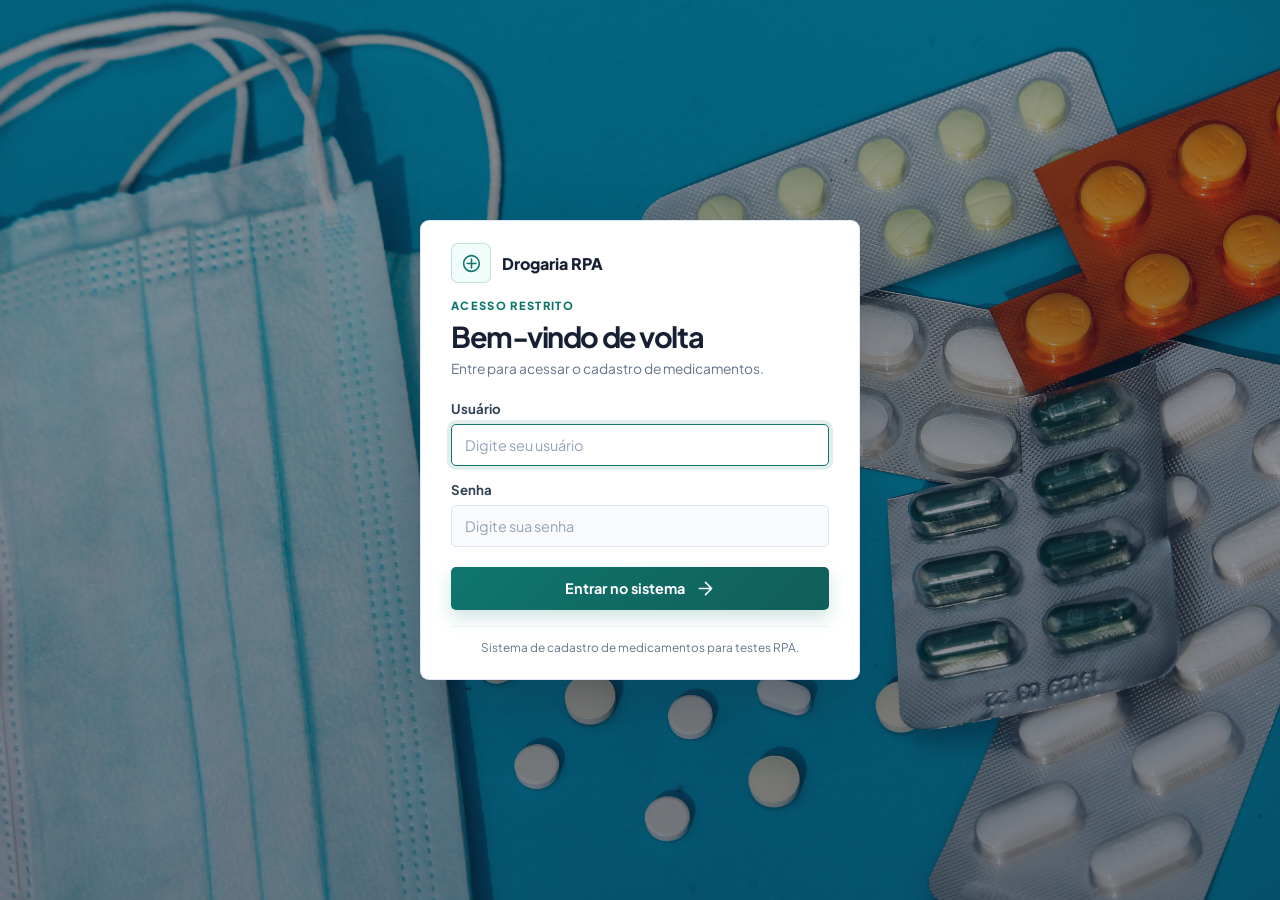
<file: templates/index.html>
<!DOCTYPE html>
<html lang="pt-BR">
<head>
  <meta charset="UTF-8">
  <meta name="viewport" content="width=device-width, initial-scale=1.0">
  <meta name="description" content="Cadastro e consulta de medicamentos para testes de automação RPA.">
  <meta name="theme-color" content="#eff6ff">
  <title>Cadastro de Medicamentos | Drogaria RPA</title>
  <link rel="preconnect" href="https://fonts.googleapis.com">
  <link rel="preconnect" href="https://fonts.gstatic.com" crossorigin>
  <link href="https://fonts.googleapis.com/css2?family=Plus+Jakarta+Sans:wght@400;500;600;700;800&family=JetBrains+Mono:wght@400;500&display=swap" rel="stylesheet">
  <link rel="stylesheet" href="../css/style.css?v=9">
  <script src="../js/app.js" defer></script>
</head>
<body>
  <div class="app-shell">
    <header class="app-header">
      <a class="brand" href="index.html" aria-label="Cadastro de Medicamentos">
        <span class="brand-icon" aria-hidden="true">
          <svg viewBox="0 0 24 24">
            <g transform="rotate(-45 12 12)">
              <rect x="7" y="3" width="10" height="18" rx="5"></rect>
              <path d="M7 12h10"></path>
            </g>
          </svg>
        </span>
        <span>
          <strong>Drogaria RPA</strong>
          <small>Cadastro de medicamentos</small>
        </span>
      </a>
      <div class="header-actions">
        <div class="header-meta">
          <span class="status-dot" aria-hidden="true"></span>
          <span>Ambiente de testes RPA</span>
        </div>
        <button class="logout-button" id="logoutButton" type="button" aria-label="Sair" title="Sair">
          <svg viewBox="0 0 24 24" aria-hidden="true">
            <path d="M10 17l5-5-5-5M15 12H3"></path>
            <path d="M12 3h6a2 2 0 0 1 2 2v14a2 2 0 0 1-2 2h-6"></path>
          </svg>
        </button>
      </div>
    </header>

    <main>

      <div class="content-grid">
        <section class="panel form-panel" aria-labelledby="formTitle">
          <div class="panel-heading">
            <div>
              <p class="section-kicker">NOVO REGISTRO</p>
              <h2 id="formTitle">Dados do medicamento</h2>
            </div>
          </div>

          <form id="productForm">
            <div class="form-grid">
              <div class="field">
                <label for="productCode">Código interno *</label>
                <input id="productCode" name="productCode" type="text" placeholder="Ex.: MED-0001" maxlength="30" required>
              </div>
              <div class="field">
                <label for="productName">Nome do medicamento *</label>
                <input id="productName" name="productName" type="text" placeholder="Ex.: Paracetamol" maxlength="100" required>
              </div>
              <div class="field">
                <label for="activeIngredient">Princípio ativo *</label>
                <input id="activeIngredient" name="activeIngredient" type="text" placeholder="Ex.: Paracetamol" maxlength="100" required>
              </div>
              <div class="field">
                <label for="category">Categoria *</label>
                <select id="category" name="category" required>
                  <option value="" selected disabled>Selecione</option>
                  <option value="Referência">Referência</option>
                  <option value="Genérico">Genérico</option>
                  <option value="Similar">Similar</option>
                  <option value="MIP">MIP (isento de prescrição)</option>
                  <option value="Controlado">Controlado</option>
                  <option value="Outro">Outro</option>
                </select>
              </div>
              <div class="field">
                <label for="dosageForm">Forma farmacêutica *</label>
                <select id="dosageForm" name="dosageForm" required>
                  <option value="" selected disabled>Selecione</option>
                  <option value="Comprimido">Comprimido</option>
                  <option value="Cápsula">Cápsula</option>
                  <option value="Solução oral">Solução oral</option>
                  <option value="Suspensão oral">Suspensão oral</option>
                  <option value="Xarope">Xarope</option>
                  <option value="Creme">Creme</option>
                  <option value="Pomada">Pomada</option>
                  <option value="Gotas">Gotas</option>
                  <option value="Injetável">Injetável</option>
                  <option value="Outro">Outro</option>
                </select>
              </div>
              <div class="field">
                <label for="strength">Concentração</label>
                <input id="strength" name="strength" type="text" placeholder="Ex.: 500 mg" maxlength="40">
              </div>
              <div class="field">
                <label for="manufacturer">Laboratório / fabricante</label>
                <input id="manufacturer" name="manufacturer" type="text" placeholder="Nome do fabricante" maxlength="100">
              </div>
              <div class="field">
                <label for="barcode">Código de barras (EAN)</label>
                <input id="barcode" name="barcode" type="text" inputmode="numeric" placeholder="Somente números" maxlength="14">
              </div>
              <div class="field">
                <label for="batch">Lote</label>
                <input id="batch" name="batch" type="text" placeholder="Número do lote" maxlength="40">
              </div>
              <div class="field">
                <label for="expirationDate">Validade *</label>
                <input id="expirationDate" name="expirationDate" type="date" required>
              </div>
              <div class="field">
                <label for="stock">Estoque (unidades) *</label>
                <input id="stock" name="stock" type="number" min="0" step="1" placeholder="0" required>
              </div>
              <div class="field">
                <label for="price">Preço de venda (R$) *</label>
                <input id="price" name="price" type="number" inputmode="decimal" min="0" step="0.01" placeholder="0,00" required>
              </div>
            </div>

            <div class="form-actions">
              <button class="button button-primary" type="submit">
                <svg viewBox="0 0 24 24" aria-hidden="true">
                  <path d="M12 5v14M5 12h14"></path>
                </svg>
                Cadastrar
              </button>
              <button class="button button-secondary" id="clearFormButton" type="reset">Limpar campos</button>
            </div>
          </form>
          <p id="feedback" class="feedback" role="status" aria-live="polite"></p>
        </section>

        <section class="panel inventory-panel" aria-labelledby="inventoryTitle">
          <div class="panel-heading inventory-heading">
            <div class="inventory-title">
              <p class="section-kicker">INVENTÁRIO</p>
              <h2 id="inventoryTitle">Produtos cadastrados</h2>
            </div>
            <span class="inventory-count" aria-live="polite" aria-label="Produtos cadastrados">
              <strong id="productCount">0</strong>
            </span>
          </div>

          <div class="table-container">
            <table class="product-table">
              <thead>
                <tr>
                  <th scope="col">Código</th>
                  <th scope="col">Medicamento</th>
                  <th scope="col">Categoria</th>
                  <th scope="col">Apresentação</th>
                  <th scope="col">Lote / validade</th>
                  <th scope="col">Estoque</th>
                  <th class="price-column" scope="col">Preço</th>
                  <th scope="col"><span class="sr-only">Ações</span></th>
                </tr>
              </thead>
              <tbody id="productTableBody"></tbody>
            </table>
            <div id="emptyState" class="empty-state">
              <span class="empty-icon" aria-hidden="true">
                <svg viewBox="0 0 24 24">
                  <path d="M10.5 3.5a5 5 0 0 1 7.07 7.07l-7 7.01a5 5 0 0 1-7.08-7.08l7.01-7Z"></path>
                  <path d="m7 14 7-7"></path>
                </svg>
              </span>
              <h3 id="emptyTitle">Nenhum medicamento cadastrado</h3>
              <p id="emptyDescription">Os produtos cadastrados aparecerão aqui.</p>
            </div>
          </div>
          <div class="inventory-footer">
            <span id="resultCount">0 produtos</span>
            <button class="text-button" id="clearInventoryButton" type="button">Limpar inventário</button>
          </div>
        </section>
      </div>
    </main>
    <footer class="page-footer">Cadastro de medicamentos para testes de automação RPA.</footer>
  </div>
</body>
</html>
</file>
<file: css/style.css>
:root {
  color-scheme: light;
  --page: #f3f6fb;
  --surface: #ffffff;
  --surface-soft: #f8fafc;
  --border: #e2e8f0;
  --text: #172033;
  --muted: #64748b;
  --accent: #0f766e;
  --accent-dark: #115e59;
  --accent-soft: #f0fdfa;
  --green: #15803d;
  --red: #b91c1c;
  --radius: 8px;
  font-family: 'Plus Jakarta Sans', system-ui, -apple-system, sans-serif;
}

* {
  box-sizing: border-box;
}

body {
  min-width: 320px;
  min-height: 100vh;
  margin: 0;
  background: var(--page);
  color: var(--text);
}

button,
input,
select {
  font: inherit;
}

button {
  cursor: pointer;
}

.app-shell {
  width: min(1600px, 100%);
  margin: 0 auto;
  padding: 4px 6px 12px;
}

.app-header {
  display: flex;
  align-items: center;
  justify-content: space-between;
  gap: 20px;
  margin-bottom: 10px;
  padding: 10px 18px;
  border: 1px solid #99f6e4;
  border-radius: var(--radius);
  background: linear-gradient(110deg, #0f766e, #115e59 65%, #0f766e);
  box-shadow: 0 8px 22px rgba(15, 118, 110, 0.16);
  color: #fff;
}

.brand {
  display: inline-flex;
  align-items: center;
  gap: 12px;
  color: inherit;
  text-decoration: none;
}

.brand-icon {
  display: grid;
  width: 38px;
  height: 38px;
  place-items: center;
  border: 1px solid rgba(255, 255, 255, 0.34);
  border-radius: 7px;
  background: rgba(255, 255, 255, 0.14);
}

.brand-icon svg,
.button svg,
.empty-icon svg {
  width: 21px;
  height: 21px;
  fill: none;
  stroke: currentColor;
  stroke-linecap: round;
  stroke-linejoin: round;
  stroke-width: 1.8;
}

.brand strong,
.brand small {
  display: block;
}

.brand strong {
  font-size: 1rem;
  font-weight: 800;
}

.brand small {
  margin-top: 2px;
  color: rgba(255, 255, 255, 0.78);
  font-size: 0.77rem;
}

.header-meta {
  display: inline-flex;
  align-items: center;
  gap: 9px;
  padding: 8px 12px;
  border: 1px solid rgba(255, 255, 255, 0.3);
  border-radius: 6px;
  background: rgba(255, 255, 255, 0.12);
  color: #fff;
  font-size: 0.8rem;
  font-weight: 600;
}

.header-actions {
  display: inline-flex;
  align-items: center;
  gap: 10px;
}

.logout-button {
  display: grid;
  width: 36px;
  height: 36px;
  flex: 0 0 auto;
  place-items: center;
  border: 1px solid #991b1b;
  border-radius: 6px;
  color: #fff;
  background: #b91c1c;
  transition: background 0.15s ease, transform 0.15s ease;
}

.logout-button:hover {
  transform: translateY(-1px);
  background: #991b1b;
}

.logout-button:focus-visible {
  outline: 3px solid rgba(255, 255, 255, 0.55);
  outline-offset: 3px;
}

.logout-button svg {
  width: 20px;
  height: 20px;
  fill: none;
  stroke: currentColor;
  stroke-linecap: round;
  stroke-linejoin: round;
  stroke-width: 1.8;
}

.status-dot {
  width: 8px;
  height: 8px;
  border-radius: 50%;
  background: #99f6e4;
}

.page-intro {
  display: flex;
  align-items: flex-end;
  justify-content: space-between;
  gap: 20px;
  margin-bottom: 12px;
}

.eyebrow,
.section-kicker {
  margin: 0 0 6px;
  color: var(--accent);
  font-size: 0.68rem;
  font-weight: 800;
  letter-spacing: 0.11em;
}

.page-intro h1 {
  margin: 0;
  font-size: clamp(1.7rem, 3vw, 2.1rem);
  letter-spacing: -0.045em;
}

.intro-text {
  margin: 6px 0 0;
  color: var(--muted);
  font-size: 0.9rem;
}

.total-card {
  display: grid;
  gap: 3px;
  min-width: 155px;
  padding: 10px 14px;
  border: 1px solid var(--border);
  border-radius: var(--radius);
  background: var(--surface);
}

.total-card span {
  color: var(--muted);
  font-size: 0.72rem;
}

.total-card strong {
  color: var(--accent);
  font-size: 1.35rem;
  line-height: 1.1;
}

.content-grid {
  display: grid;
  grid-template-columns: minmax(330px, 0.82fr) minmax(0, 1.7fr);
  align-items: stretch;
  gap: 10px;
}

.panel {
  min-width: 0;
  padding: 20px;
  border: 1px solid var(--border);
  border-radius: var(--radius);
  background: var(--surface);
  box-shadow: 0 8px 24px rgba(15, 23, 42, 0.05);
}

.panel-heading {
  display: flex;
  align-items: center;
  justify-content: space-between;
  gap: 14px;
  margin-bottom: 18px;
  padding-bottom: 13px;
  border-bottom: 1px solid var(--border);
}

.panel-heading h2 {
  margin: 0;
  font-size: 1.03rem;
  letter-spacing: -0.02em;
}

.section-kicker {
  margin-bottom: 4px;
  font-size: 0.62rem;
}

.form-grid {
  display: grid;
  grid-template-columns: repeat(2, minmax(0, 1fr));
  gap: 13px 12px;
}

.field {
  display: grid;
  align-content: start;
  gap: 6px;
  min-width: 0;
}

.field label {
  color: #334155;
  font-size: 0.76rem;
  font-weight: 700;
}

.field input,
.field select {
  width: 100%;
  min-width: 0;
  height: 36px;
  padding: 0 9px;
  border: 1px solid #d8e1ee;
  border-radius: 5px;
  outline: none;
  background: var(--surface-soft);
  color: var(--text);
  font-size: 0.8rem;
  transition: border-color 0.16s ease, box-shadow 0.16s ease, background 0.16s ease;
}

.field input::placeholder {
  color: #94a3b8;
}

.field input:focus,
.field select:focus {
  border-color: var(--accent);
  background: #fff;
  box-shadow: 0 0 0 3px rgba(15, 118, 110, 0.12);
}

.field input[type="date"] {
  padding-right: 7px;
}

.form-actions {
  display: grid;
  grid-template-columns: repeat(2, minmax(0, 1fr));
  gap: 9px;
  margin-top: 17px;
}

.button {
  display: inline-flex;
  min-height: 38px;
  align-items: center;
  justify-content: center;
  gap: 8px;
  padding: 9px 13px;
  border: 1px solid transparent;
  border-radius: 5px;
  font-size: 0.8rem;
  font-weight: 700;
  transition: background 0.16s ease, border-color 0.16s ease, transform 0.16s ease;
}

.button:active {
  transform: translateY(1px);
}

.button svg {
  width: 17px;
  height: 17px;
}

.button-primary {
  background: linear-gradient(120deg, var(--accent), var(--accent-dark));
  box-shadow: 0 5px 12px rgba(15, 118, 110, 0.17);
  color: #fff;
}

.button-primary:hover {
  background: #134e4a;
}

.button-secondary {
  border-color: var(--border);
  background: var(--surface);
  color: #475569;
}

.button-secondary:hover {
  border-color: #5eead4;
  background: var(--accent-soft);
  color: var(--accent-dark);
}

.feedback {
  display: none;
  margin: 12px 0 0;
  padding: 10px 12px;
  border: 1px solid transparent;
  border-radius: 5px;
  font-size: 0.78rem;
  line-height: 1.45;
}

.feedback.show {
  display: block;
}

.feedback.success {
  border-color: #99f6e4;
  background: var(--accent-soft);
  color: var(--accent-dark);
}

.feedback.error {
  border-color: #fecaca;
  background: #fef2f2;
  color: #b91c1c;
}

.inventory-panel {
  display: flex;
  flex-direction: column;
  padding-bottom: 12px;
}

.inventory-heading {
  justify-content: space-between;
}

.inventory-title {
  min-width: 0;
}

.inventory-count {
  display: grid;
  width: 34px;
  height: 34px;
  flex: 0 0 auto;
  place-items: center;
  border: 1px solid #99f6e4;
  border-radius: 6px;
  background: var(--accent-soft);
  color: var(--accent-dark);
}

.inventory-count strong {
  font-size: 0.88rem;
  line-height: 1;
}

.table-container {
  position: relative;
  flex: 1 1 auto;
  min-height: 220px;
  max-height: 640px;
  overflow: auto;
  border: 1px solid var(--border);
  border-radius: 5px;
  background: var(--surface-soft);
}

.table-container::-webkit-scrollbar {
  width: 8px;
  height: 8px;
}

.table-container::-webkit-scrollbar-thumb {
  border: 2px solid var(--surface-soft);
  border-radius: 8px;
  background: #cbd5e1;
}

.product-table {
  width: 100%;
  min-width: 873px;
  border-collapse: separate;
  border-spacing: 0;
  table-layout: fixed;
  font-size: 0.76rem;
  text-align: left;
}

.product-table th:nth-child(1),
.product-table td:nth-child(1) {
  width: 98px;
}

.product-table th:nth-child(2),
.product-table td:nth-child(2) {
  width: 185px;
}

.product-table th:nth-child(3),
.product-table td:nth-child(3) {
  width: 94px;
}

.product-table th:nth-child(4),
.product-table td:nth-child(4) {
  width: 140px;
}

.product-table th:nth-child(5),
.product-table td:nth-child(5) {
  width: 126px;
}

.product-table th:nth-child(6),
.product-table td:nth-child(6) {
  width: 76px;
}

.product-table th.price-column,
.product-table td.price-column {
  position: sticky;
  right: 44px;
  width: 110px;
  z-index: 2;
  text-align: right;
}

.product-table th.price-column {
  background: #f1f5f9;
}

.product-table td.price-column {
  background: var(--surface-soft);
}

.product-table th:last-child,
.product-table td:last-child {
  position: sticky;
  right: 0;
  width: 44px;
}

.product-table th {
  position: sticky;
  top: 0;
  z-index: 1;
  padding: 11px 12px;
  border-bottom: 1px solid var(--border);
  background: #f1f5f9;
  color: #475569;
  font-size: 0.7rem;
  font-weight: 700;
  white-space: nowrap;
}

.product-table th:last-child {
  z-index: 3;
  background: #f1f5f9;
}

.product-table td {
  padding: 11px 12px;
  border-bottom: 1px solid #e8edf4;
  color: #334155;
  vertical-align: middle;
  white-space: nowrap;
}

.product-table td:last-child {
  z-index: 2;
  background: var(--surface-soft);
}

.price-column {
  white-space: nowrap;
}

.product-table tbody tr:last-child td {
  border-bottom: 0;
}

.product-table tbody tr:hover {
  background: #f8fbff;
}

.product-name {
  display: block;
  max-width: 230px;
  overflow: hidden;
  color: var(--text);
  font-weight: 700;
  text-overflow: ellipsis;
}

.product-detail {
  display: block;
  max-width: 230px;
  margin-top: 3px;
  overflow: hidden;
  color: var(--muted);
  font-size: 0.69rem;
  text-overflow: ellipsis;
}

.code-cell {
  color: #334155;
  font-family: 'JetBrains Mono', monospace;
  font-size: 0.7rem;
}

.category-tag,
.stock-tag,
.expiry-tag {
  display: inline-flex;
  align-items: center;
  padding: 4px 7px;
  border: 1px solid #99f6e4;
  border-radius: 4px;
  background: var(--accent-soft);
  color: var(--accent-dark);
  font-size: 0.66rem;
  font-weight: 700;
}

.stock-tag.low {
  border-color: #fed7aa;
  background: #fff7ed;
  color: #c2410c;
}

.expiry-tag.expired {
  border-color: #fecaca;
  background: #fef2f2;
  color: #b91c1c;
}

.expiry-tag.soon {
  border-color: #fde68a;
  background: #fffbeb;
  color: #a16207;
}

.delete-button {
  display: grid;
  width: 30px;
  height: 30px;
  place-items: center;
  border: 1px solid transparent;
  border-radius: 5px;
  background: transparent;
  color: #64748b;
}

.delete-button:hover {
  border-color: #fecaca;
  background: #fef2f2;
  color: var(--red);
}

.delete-button svg {
  width: 16px;
  height: 16px;
  fill: none;
  stroke: currentColor;
  stroke-linecap: round;
  stroke-linejoin: round;
  stroke-width: 1.8;
}

.empty-state {
  position: absolute;
  inset: 44px 0 0;
  display: flex;
  flex-direction: column;
  align-items: center;
  justify-content: center;
  padding: 22px;
  color: var(--muted);
  text-align: center;
}

.empty-state[hidden] {
  display: none;
}

.empty-icon {
  display: grid;
  width: 50px;
  height: 50px;
  place-items: center;
  margin-bottom: 12px;
  border: 1px solid #99f6e4;
  border-radius: 50%;
  background: var(--accent-soft);
  color: var(--accent);
}

.empty-state h3 {
  margin: 0 0 5px;
  color: var(--text);
  font-size: 0.92rem;
}

.empty-state p {
  max-width: 300px;
  margin: 0;
  color: var(--muted);
  font-size: 0.78rem;
  line-height: 1.5;
}

.inventory-footer {
  display: flex;
  align-items: center;
  justify-content: space-between;
  gap: 12px;
  padding-top: 10px;
  color: var(--muted);
  font-size: 0.72rem;
}

.text-button {
  padding: 5px 0;
  border: 0;
  background: transparent;
  color: #64748b;
  font-size: 0.72rem;
  font-weight: 600;
}

.text-button:hover {
  color: var(--red);
}

.sr-only {
  position: absolute;
  width: 1px;
  height: 1px;
  overflow: hidden;
  clip: rect(0, 0, 0, 0);
  white-space: nowrap;
  clip-path: inset(50%);
}

.page-footer {
  padding: 18px 0 4px;
  color: #94a3b8;
  font-size: 0.7rem;
  text-align: center;
}

@media (max-width: 1050px) {
  .content-grid {
    grid-template-columns: minmax(300px, 0.85fr) minmax(0, 1.4fr);
    gap: 14px;
  }

  .app-shell {
    padding: 4px 6px 12px;
  }

  .panel {
    padding: 16px;
  }
}

@media (max-width: 820px) {
  .content-grid {
    grid-template-columns: 1fr;
  }

  .form-grid {
    grid-template-columns: repeat(2, minmax(0, 1fr));
  }
}

@media (max-width: 560px) {
  .app-shell {
    padding: 4px 5px 10px;
  }

  .app-header {
    align-items: flex-start;
    flex-direction: column;
    gap: 12px;
    margin-bottom: 8px;
    padding: 13px;
  }

  .header-actions {
    width: 100%;
    justify-content: space-between;
  }

  .page-intro {
    align-items: flex-start;
    flex-direction: column;
  }

  .form-grid {
    grid-template-columns: 1fr;
  }

  .form-actions {
    grid-template-columns: 1fr;
  }

  .inventory-heading {
    align-items: flex-start;
    flex-direction: column;
  }
}
</file>
<file: css/login.css>
:root {
  color-scheme: light;
  --page: #eff6ff;
  --surface: #ffffff;
  --text: #172033;
  --muted: #64748b;
  --border: #dfe7f5;
  --accent: #0f766e;
  --accent-hover: #115e59;
  font-family: 'Plus Jakarta Sans', system-ui, -apple-system, sans-serif;
}

* {
  box-sizing: border-box;
}

body {
  min-width: 320px;
  min-height: 100vh;
  margin: 0;
  color: var(--text);
  background:
    linear-gradient(rgba(8, 24, 48, 0.38), rgba(8, 24, 48, 0.52)),
    url("../static/imagem2.jpg") center / cover fixed,
    var(--page);
}

button,
input {
  font: inherit;
}

.login-layout {
  display: grid;
  min-height: 100vh;
  place-items: center;
  padding: 18px 20px;
}

.login-card {
  width: min(100%, 440px);
  padding: 22px 30px;
  border: 1px solid rgba(223, 231, 245, 0.92);
  border-radius: 9px;
  background: var(--surface);
  box-shadow: 0 24px 70px rgba(15, 23, 42, 0.24);
}

.login-brand {
  display: inline-flex;
  align-items: center;
  gap: 11px;
  margin-bottom: 15px;
  color: var(--text);
  font-size: 1rem;
  font-weight: 800;
  text-decoration: none;
}

.brand-icon {
  display: grid;
  width: 40px;
  height: 40px;
  place-items: center;
  border: 1px solid rgba(15, 118, 110, 0.2);
  border-radius: 7px;
  color: var(--accent);
  background: #f0fdfa;
}

.brand-icon svg,
.login-button svg {
  width: 21px;
  height: 21px;
  fill: none;
  stroke: currentColor;
  stroke-linecap: round;
  stroke-linejoin: round;
  stroke-width: 1.8;
}

.login-heading {
  margin-bottom: 20px;
}

.eyebrow {
  margin: 0 0 6px;
  color: var(--accent);
  font-size: 0.7rem;
  font-weight: 800;
  letter-spacing: 0.12em;
}

.login-heading h1 {
  margin: 0 0 5px;
  font-size: clamp(1.55rem, 6vw, 1.8rem);
  letter-spacing: -0.05em;
}

.login-heading > p:last-child {
  margin: 0;
  color: var(--muted);
  font-size: 0.86rem;
  line-height: 1.5;
}

.field-item {
  display: flex;
  flex-direction: column;
  gap: 7px;
  margin-bottom: 15px;
}

label {
  color: #334155;
  font-size: 0.83rem;
  font-weight: 700;
}

input {
  width: 100%;
  min-height: 42px;
  padding: 0 13px;
  border: 1px solid var(--border);
  border-radius: 5px;
  outline: none;
  background: #f8fafc;
  color: var(--text);
  font-size: 0.9rem;
  transition: border-color 0.18s ease, box-shadow 0.18s ease, background 0.18s ease;
}

input::placeholder {
  color: #94a3b8;
}

input:focus {
  border-color: var(--accent);
  background: #fff;
  box-shadow: 0 0 0 4px rgba(15, 118, 110, 0.12);
}

.login-button {
  display: flex;
  width: 100%;
  min-height: 43px;
  align-items: center;
  justify-content: center;
  gap: 10px;
  margin-top: 20px;
  border: 0;
  border-radius: 5px;
  color: #fff;
  background: linear-gradient(135deg, var(--accent), var(--accent-hover));
  box-shadow: 0 8px 18px rgba(15, 118, 110, 0.2);
  cursor: pointer;
  font-size: 0.9rem;
  font-weight: 700;
  transition: transform 0.15s ease, box-shadow 0.15s ease;
}

.login-button:hover {
  transform: translateY(-1px);
  box-shadow: 0 11px 22px rgba(15, 118, 110, 0.27);
}

.login-button:focus-visible,
.login-brand:focus-visible {
  outline: 3px solid rgba(15, 118, 110, 0.35);
  outline-offset: 3px;
}

.login-error {
  display: none;
  margin: 14px 0 0;
  padding: 11px 12px;
  border: 1px solid #fecaca;
  border-radius: 5px;
  color: #b91c1c;
  background: #fef2f2;
  font-size: 0.84rem;
}

.login-error.show {
  display: block;
}

.login-footnote {
  margin: 16px 0 0;
  padding-top: 12px;
  border-top: 1px solid #eef2f7;
  color: var(--muted);
  font-size: 0.74rem;
  line-height: 1.5;
  text-align: center;
}

@media (max-width: 480px) {
  .login-card {
    padding: 19px 21px;
  }
}

@media (prefers-reduced-motion: reduce) {
  *,
  *::before,
  *::after {
    scroll-behavior: auto !important;
    transition-duration: 0.01ms !important;
  }
}
</file>
